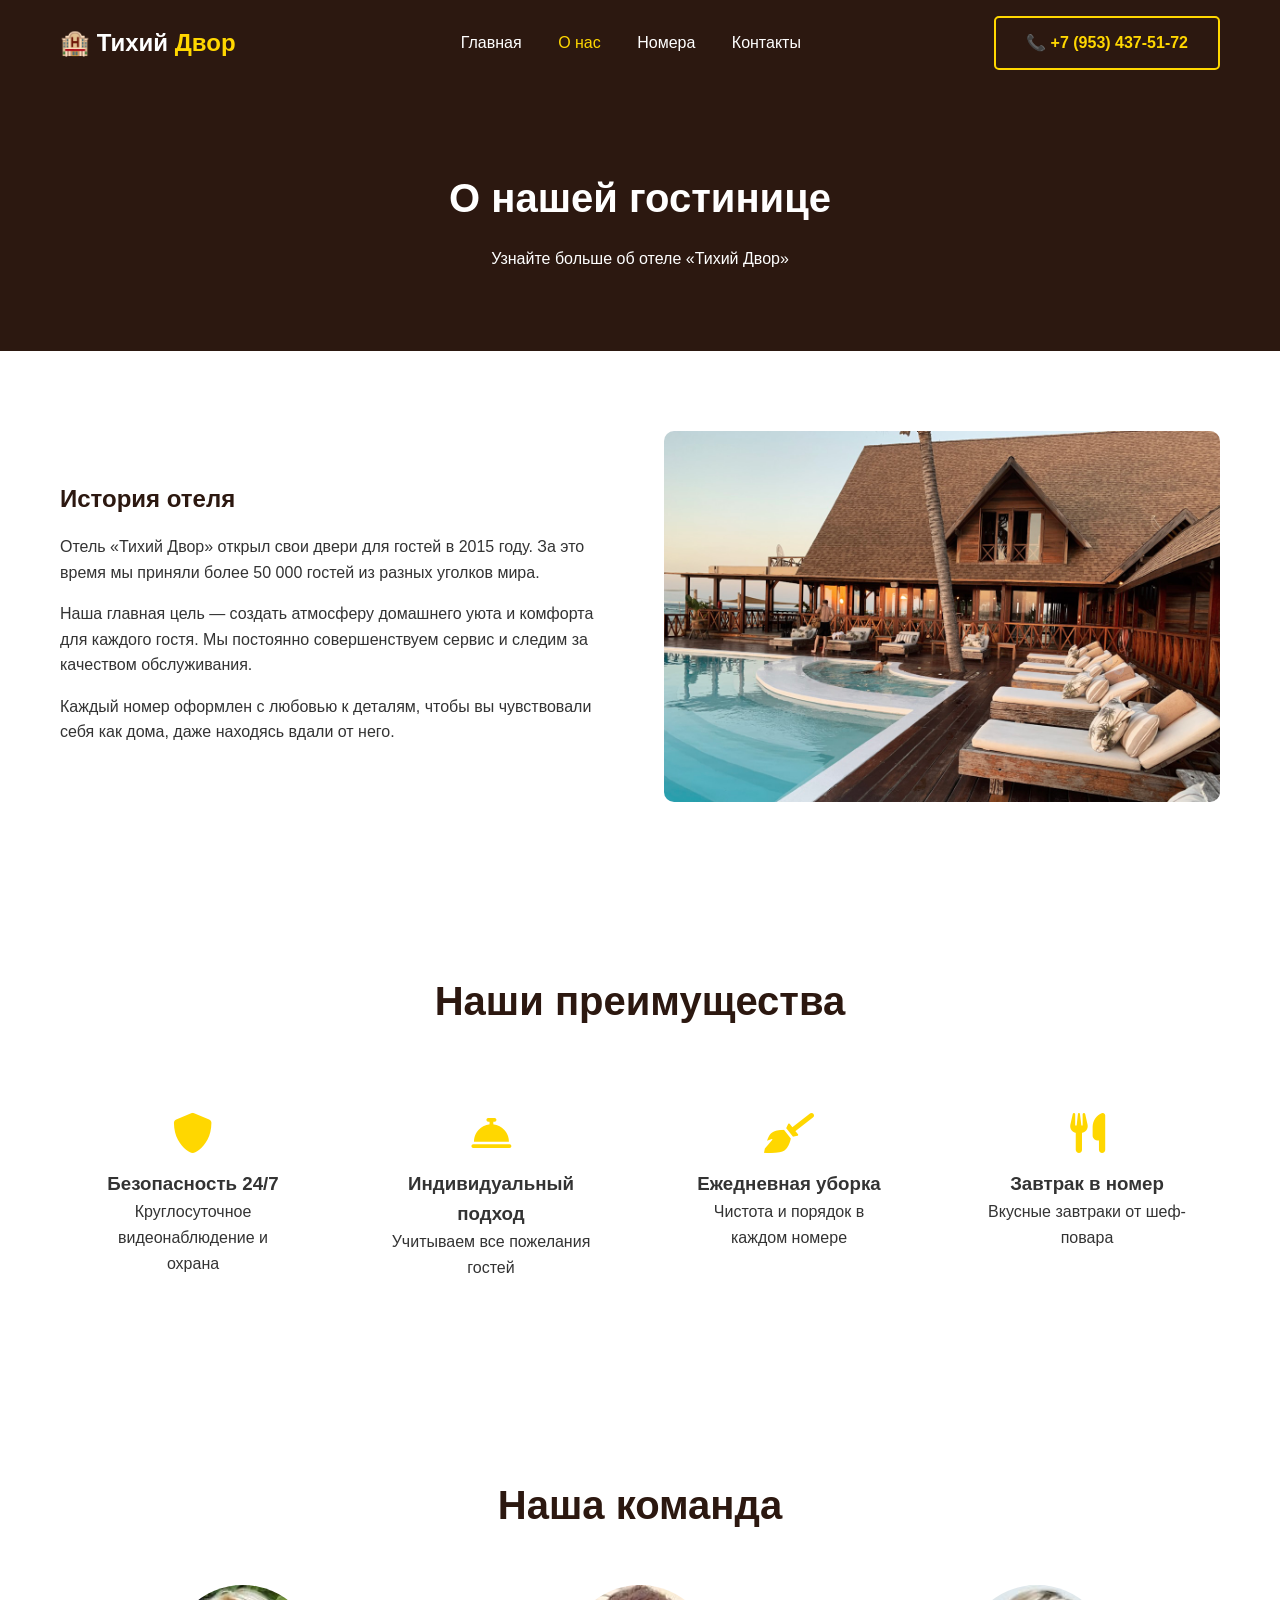
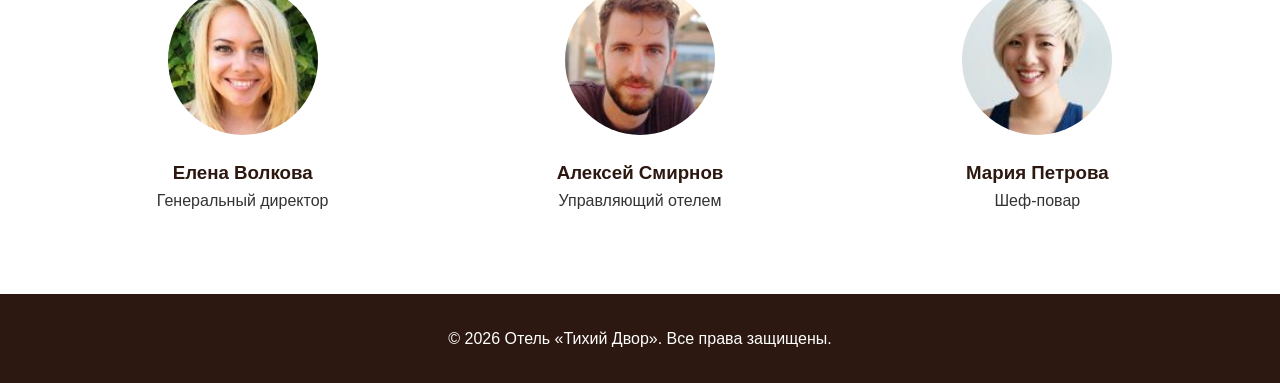
<file: about.html>
<!DOCTYPE html>
<html lang="ru">
<head>
    <meta charset="UTF-8">
    <meta name="viewport" content="width=device-width, initial-scale=1.0">
    <title>О нас - Тихий Двор</title>
    <link rel="stylesheet" href="style.css">
    <link rel="stylesheet" href="https://cdnjs.cloudflare.com/ajax/libs/font-awesome/6.0.0-beta3/css/all.min.css">
</head>
<body>

    <header>
        <div class="container header-flex">
            <div class="logo">🏨 Тихий <span>Двор</span></div>
            <nav>
                <a href="index.html">Главная</a>
                <a href="about.html" class="active">О нас</a>
                <a href="catalog.html">Номера</a>
                <a href="index.html#contacts">Контакты</a>
            </nav>
            <a href="tel:+74951234567" class="btn btn-outline">📞 +7 (953) 437-51-72</a>
        </div>
    </header>

    <main>
        <section class="page-hero">
            <div class="container">
                <h1>О нашей гостинице</h1>
                <p>Узнайте больше об отеле «Тихий Двор»</p>
            </div>
        </section>

        <section class="about-story">
            <div class="container">
                <div class="about-grid">
                    <div class="about-text">
                        <h2>История отеля</h2>
                        <p>Отель «Тихий Двор» открыл свои двери для гостей в 2015 году. За это время мы приняли более 50 000 гостей из разных уголков мира.</p>
                        <p>Наша главная цель — создать атмосферу домашнего уюта и комфорта для каждого гостя. Мы постоянно совершенствуем сервис и следим за качеством обслуживания.</p>
                        <p>Каждый номер оформлен с любовью к деталям, чтобы вы чувствовали себя как дома, даже находясь вдали от него.</p>
                    </div>
                    <div class="about-image">
                        <img src="images/otel.png" alt="Отель">
                    </div>
                </div>
            </div>
        </section>

        <section class="features">
            <div class="container">
                <h2 class="section-title">Наши преимущества</h2>
                <div class="features-grid">
                    <div class="feature-item">
                        <i class="fas fa-shield-alt"></i>
                        <h3>Безопасность 24/7</h3>
                        <p>Круглосуточное видеонаблюдение и охрана</p>
                    </div>
                    <div class="feature-item">
                        <i class="fas fa-concierge-bell"></i>
                        <h3>Индивидуальный подход</h3>
                        <p>Учитываем все пожелания гостей</p>
                    </div>
                    <div class="feature-item">
                        <i class="fas fa-broom"></i>
                        <h3>Ежедневная уборка</h3>
                        <p>Чистота и порядок в каждом номере</p>
                    </div>
                    <div class="feature-item">
                        <i class="fas fa-utensils"></i>
                        <h3>Завтрак в номер</h3>
                        <p>Вкусные завтраки от шеф-повара</p>
                    </div>
                </div>
            </div>
        </section>

        <section class="team">
            <div class="container">
                <h2 class="section-title">Наша команда</h2>
                <div class="team-grid">
                    <div class="team-card">
                        <img src="images/baba1.png" alt="Директор">
                        <h3>Елена Волкова</h3>
                        <p>Генеральный директор</p>
                    </div>
                    <div class="team-card">
                        <img src="images/nebaba2.png" alt="Менеджер">
                        <h3>Алексей Смирнов</h3>
                        <p>Управляющий отелем</p>
                    </div>
                    <div class="team-card">
                        <img src="images/baba3.png" alt="Шеф-повар">
                        <h3>Мария Петрова</h3>
                        <p>Шеф-повар</p>
                    </div>
                </div>
            </div>
        </section>
    </main>

    <footer>
        <div class="container">
            <p>&copy; 2026 Отель «Тихий Двор». Все права защищены.</p>
        </div>
    </footer>

    <script src="script.js"></script>
</body>
</html>
</file>
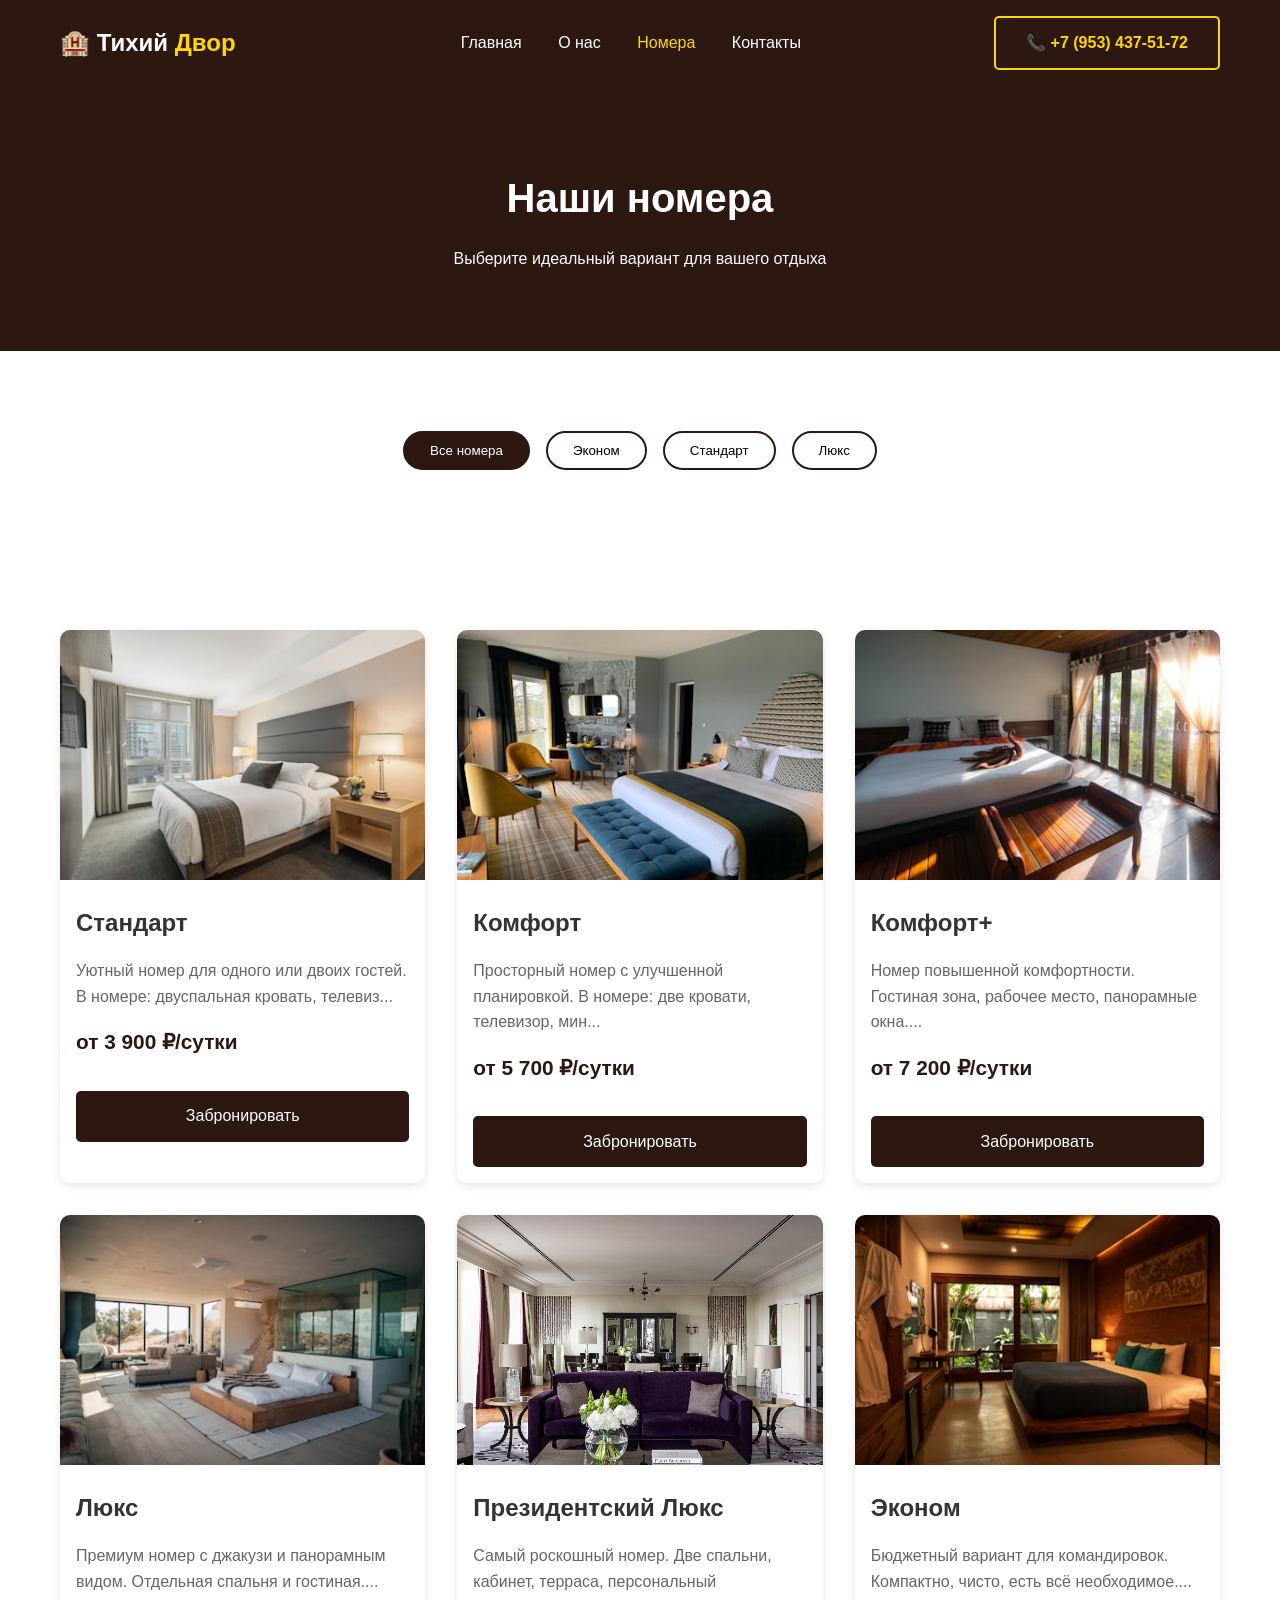
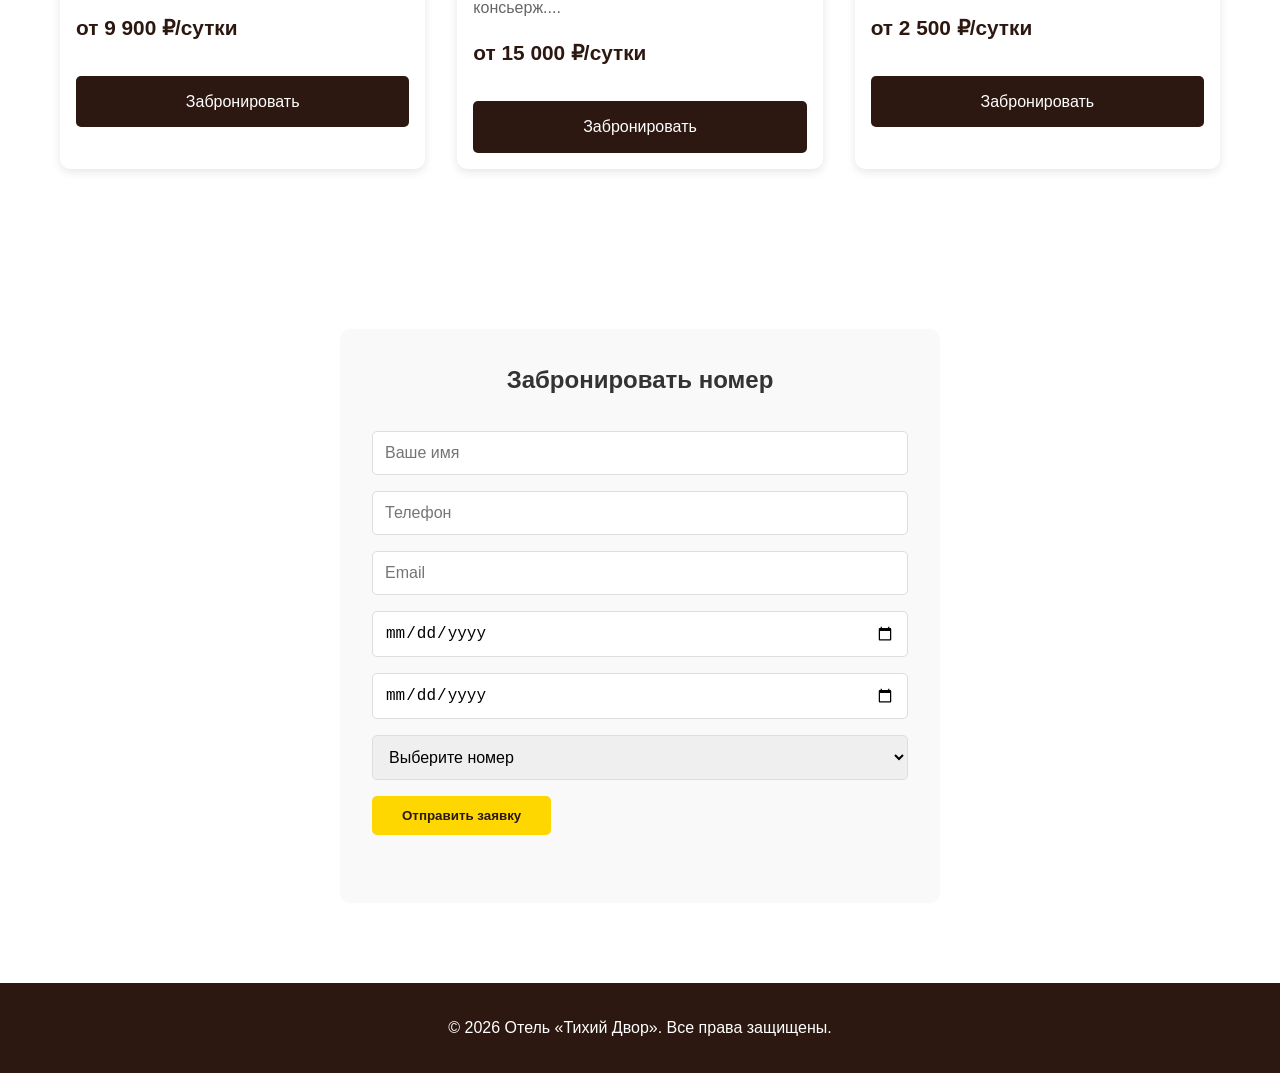
<file: catalog.html>
<!DOCTYPE html>
<html lang="ru">
<head>
    <meta charset="UTF-8">
    <meta name="viewport" content="width=device-width, initial-scale=1.0">
    <title>Номера - Тихий Двор</title>
    <link rel="stylesheet" href="style.css">
    <link rel="stylesheet" href="https://cdnjs.cloudflare.com/ajax/libs/font-awesome/6.0.0-beta3/css/all.min.css">
</head>
<body>

    <header>
        <div class="container header-flex">
            <div class="logo">🏨 Тихий <span>Двор</span></div>
            <nav>
                <a href="index.html">Главная</a>
                <a href="about.html">О нас</a>
                <a href="catalog.html" class="active">Номера</a>
                <a href="index.html#contacts">Контакты</a>
            </nav>
            <a href="tel:+79534375172" class="btn btn-outline">📞 +7 (953) 437-51-72</a>
        </div>
    </header>

    <main>
        <section class="page-hero">
            <div class="container">
                <h1>Наши номера</h1>
                <p>Выберите идеальный вариант для вашего отдыха</p>
            </div>
        </section>

        <section class="catalog-filters">
            <div class="container">
                <div class="filters">
                    <button class="filter-btn active" data-filter="all">Все номера</button>
                    <button class="filter-btn" data-filter="economy">Эконом</button>
                    <button class="filter-btn" data-filter="standard">Стандарт</button>
                    <button class="filter-btn" data-filter="luxury">Люкс</button>
                </div>
            </div>
        </section>

        <section class="catalog-rooms">
            <div class="container">
                <div class="rooms-grid" id="roomsGrid">
                    <!-- Номера будут загружены через JS -->
                </div>
            </div>
        </section>

        <section class="booking-section">
            <div class="container">
                <div class="booking-form">
                    <h2>Забронировать номер</h2>
                    <form id="bookingForm">
                        <div class="form-group">
                            <input type="text" placeholder="Ваше имя" required>
                        </div>
                        <div class="form-group">
                            <input type="tel" placeholder="Телефон" required>
                        </div>
                        <div class="form-group">
                            <input type="email" placeholder="Email" required>
                        </div>
                        <div class="form-group">
                            <input type="date" id="checkin" required>
                        </div>
                        <div class="form-group">
                            <input type="date" id="checkout" required>
                        </div>
                        <div class="form-group">
                            <select id="roomSelect">
                                <option value="">Выберите номер</option>
                            </select>
                        </div>
                        <button type="submit" class="btn">Отправить заявку</button>
                    </form>
                    <div id="formMessage" class="form-message"></div>
                </div>
            </div>
        </section>
    </main>

    <footer>
        <div class="container">
            <p>&copy; 2026 Отель «Тихий Двор». Все права защищены.</p>
        </div>
    </footer>

    <script src="script.js"></script>
</body>
</html>
</file>
<file: style.css>
* {
    margin: 0;
    padding: 0;
    box-sizing: border-box;
}

body {
    font-family: 'Segoe UI', Tahoma, Geneva, Verdana, sans-serif;
    line-height: 1.6;
    color: #333;
}

.container {
    max-width: 1200px;
    margin: 0 auto;
    padding: 0 20px;
}

/* ===== HEADER ===== */
header {
    background: #2c1810;
    color: white;
    padding: 1rem 0;
    position: sticky;
    top: 0;
    z-index: 100;
}

.header-flex {
    display: flex;
    justify-content: space-between;
    align-items: center;
    flex-wrap: wrap;
}

.logo {
    font-size: 1.5rem;
    font-weight: bold;
}

.logo span {
    color: #ffd700;
}

nav a {
    color: white;
    text-decoration: none;
    margin-left: 2rem;
    transition: color 0.3s;
}

nav a:hover,
nav a.active {
    color: #ffd700;
}

/* ===== КНОПКИ ===== */
.btn {
    display: inline-block;
    background: #ffd700;
    color: #2c1810;
    padding: 12px 30px;
    text-decoration: none;
    border-radius: 5px;
    font-weight: bold;
    border: none;
    cursor: pointer;
    transition: transform 0.3s, background 0.3s;
}

.btn:hover {
    transform: scale(1.05);
    background: #ffed4a;
}

.btn-outline {
    background: transparent;
    border: 2px solid #ffd700;
    color: #ffd700;
}

.btn-outline:hover {
    background: #ffd700;
    color: #2c1810;
}

/* ===== HERO ===== */
.hero {
    background: linear-gradient(rgba(0,0,0,0.5), rgba(0,0,0,0.5)), url(images/otel.png);
    background-size: cover;
    background-position: center;
    height: 100vh;
    display: flex;
    align-items: center;
    text-align: center;
    color: white;
}

.hero h1 {
    font-size: 3rem;
    margin-bottom: 1rem;
}

.hero p {
    font-size: 1.2rem;
    margin-bottom: 2rem;
}

/* ===== СЕКЦИИ ===== */
section {
    padding: 80px 0;
}

.section-title {
    text-align: center;
    font-size: 2.5rem;
    margin-bottom: 3rem;
    color: #2c1810;
}

/* ===== ПРЕИМУЩЕСТВА ===== */
.advantages-grid {
    display: grid;
    grid-template-columns: repeat(auto-fit, minmax(250px, 1fr));
    gap: 2rem;
}

.advantage-card {
    text-align: center;
    padding: 2rem;
    background: #f9f9f9;
    border-radius: 10px;
    transition: transform 0.3s;
}

.advantage-card:hover {
    transform: translateY(-5px);
}

.advantage-card i {
    font-size: 3rem;
    color: #ffd700;
    margin-bottom: 1rem;
}

/* ===== КАРТОЧКИ НОМЕРОВ ===== */
.rooms-grid {
    display: grid;
    grid-template-columns: repeat(auto-fit, minmax(300px, 1fr));
    gap: 2rem;
}

.room-card {
    background: white;
    border-radius: 10px;
    overflow: hidden;
    box-shadow: 0 3px 10px rgba(0,0,0,0.1);
    transition: transform 0.3s;
}

.room-card:hover {
    transform: translateY(-5px);
}

.room-card img {
    width: 100%;
    height: 250px;
    object-fit: cover;
}

.room-card h3 {
    padding: 1rem;
    font-size: 1.5rem;
}

.room-card p {
    padding: 0 1rem;
    color: #666;
}

.price {
    padding: 1rem;
    font-size: 1.3rem;
    font-weight: bold;
    color: #2c1810;
}

.book-btn {
    display: block;
    background: #2c1810;
    color: white;
    text-align: center;
    padding: 0.8rem;
    text-decoration: none;
    margin: 1rem;
    border-radius: 5px;
    transition: background 0.3s;
}

.book-btn:hover {
    background: #4a2a1a;
}

/* ===== КОНТАКТЫ ===== */
.contacts-grid {
    display: grid;
    grid-template-columns: 1fr 1fr;
    gap: 2rem;
}

.contact-info p {
    margin: 1rem 0;
    font-size: 1.1rem;
}

.contact-info a {
    color: #2c1810;
    text-decoration: none;
}

.contact-info a:hover {
    color: #ffd700;
}

.contact-info i {
    width: 30px;
    color: #ffd700;
}

.map iframe {
    width: 100%;
    height: 300px;
    border-radius: 10px;
}

/* ===== СТРАНИЦА О НАС ===== */
.page-hero {
    background: #2c1810;
    color: white;
    text-align: center;
    padding: 80px 0;
    margin-top: 0;
}

.page-hero h1 {
    font-size: 2.5rem;
    margin-bottom: 1rem;
}

.about-grid {
    display: grid;
    grid-template-columns: 1fr 1fr;
    gap: 3rem;
    align-items: center;
}

.about-text h2 {
    margin-bottom: 1rem;
    color: #2c1810;
}

.about-text p {
    margin-bottom: 1rem;
}

.about-image img {
    width: 100%;
    border-radius: 10px;
}

.features-grid {
    display: grid;
    grid-template-columns: repeat(auto-fit, minmax(250px, 1fr));
    gap: 2rem;
}

.feature-item {
    text-align: center;
    padding: 2rem;
}

.feature-item i {
    font-size: 2.5rem;
    color: #ffd700;
    margin-bottom: 1rem;
}

.team-grid {
    display: grid;
    grid-template-columns: repeat(auto-fit, minmax(250px, 1fr));
    gap: 2rem;
    text-align: center;
}

.team-card img {
    width: 150px;
    height: 150px;
    border-radius: 50%;
    object-fit: cover;
    margin-bottom: 1rem;
}

.team-card h3 {
    color: #2c1810;
}

/* ===== ФИЛЬТРЫ ===== */
.filters {
    display: flex;
    justify-content: center;
    gap: 1rem;
    flex-wrap: wrap;
}

.filter-btn {
    padding: 10px 25px;
    border: 2px solid #2c1810;
    background: transparent;
    border-radius: 30px;
    cursor: pointer;
    transition: all 0.3s;
}

.filter-btn.active,
.filter-btn:hover {
    background: #2c1810;
    color: white;
}

/* ===== ФОРМА БРОНИРОВАНИЯ ===== */
.booking-form {
    background: #f9f9f9;
    padding: 2rem;
    border-radius: 10px;
    max-width: 600px;
    margin: 0 auto;
}

.booking-form h2 {
    text-align: center;
    margin-bottom: 2rem;
}

.form-group {
    margin-bottom: 1rem;
}

.form-group input,
.form-group select {
    width: 100%;
    padding: 12px;
    border: 1px solid #ddd;
    border-radius: 5px;
    font-size: 1rem;
}

.form-message {
    margin-top: 1rem;
    padding: 10px;
    border-radius: 5px;
    text-align: center;
}

.form-message.success {
    background: #d4edda;
    color: #155724;
}

.form-message.error {
    background: #f8d7da;
    color: #721c24;
}

/* ===== ПОДВАЛ ===== */
footer {
    background: #2c1810;
    color: white;
    text-align: center;
    padding: 2rem;
}

/* ===== АДАПТИВ ===== */
@media (max-width: 768px) {
    .header-flex {
        flex-direction: column;
        gap: 1rem;
    }
    
    nav a {
        margin: 0 1rem;
    }
    
    .hero h1 {
        font-size: 2rem;
    }
    
    .section-title {
        font-size: 2rem;
    }
    
    .about-grid,
    .contacts-grid {
        grid-template-columns: 1fr;
    }
    
    section {
        padding: 50px 0;
    }
}
</file>
